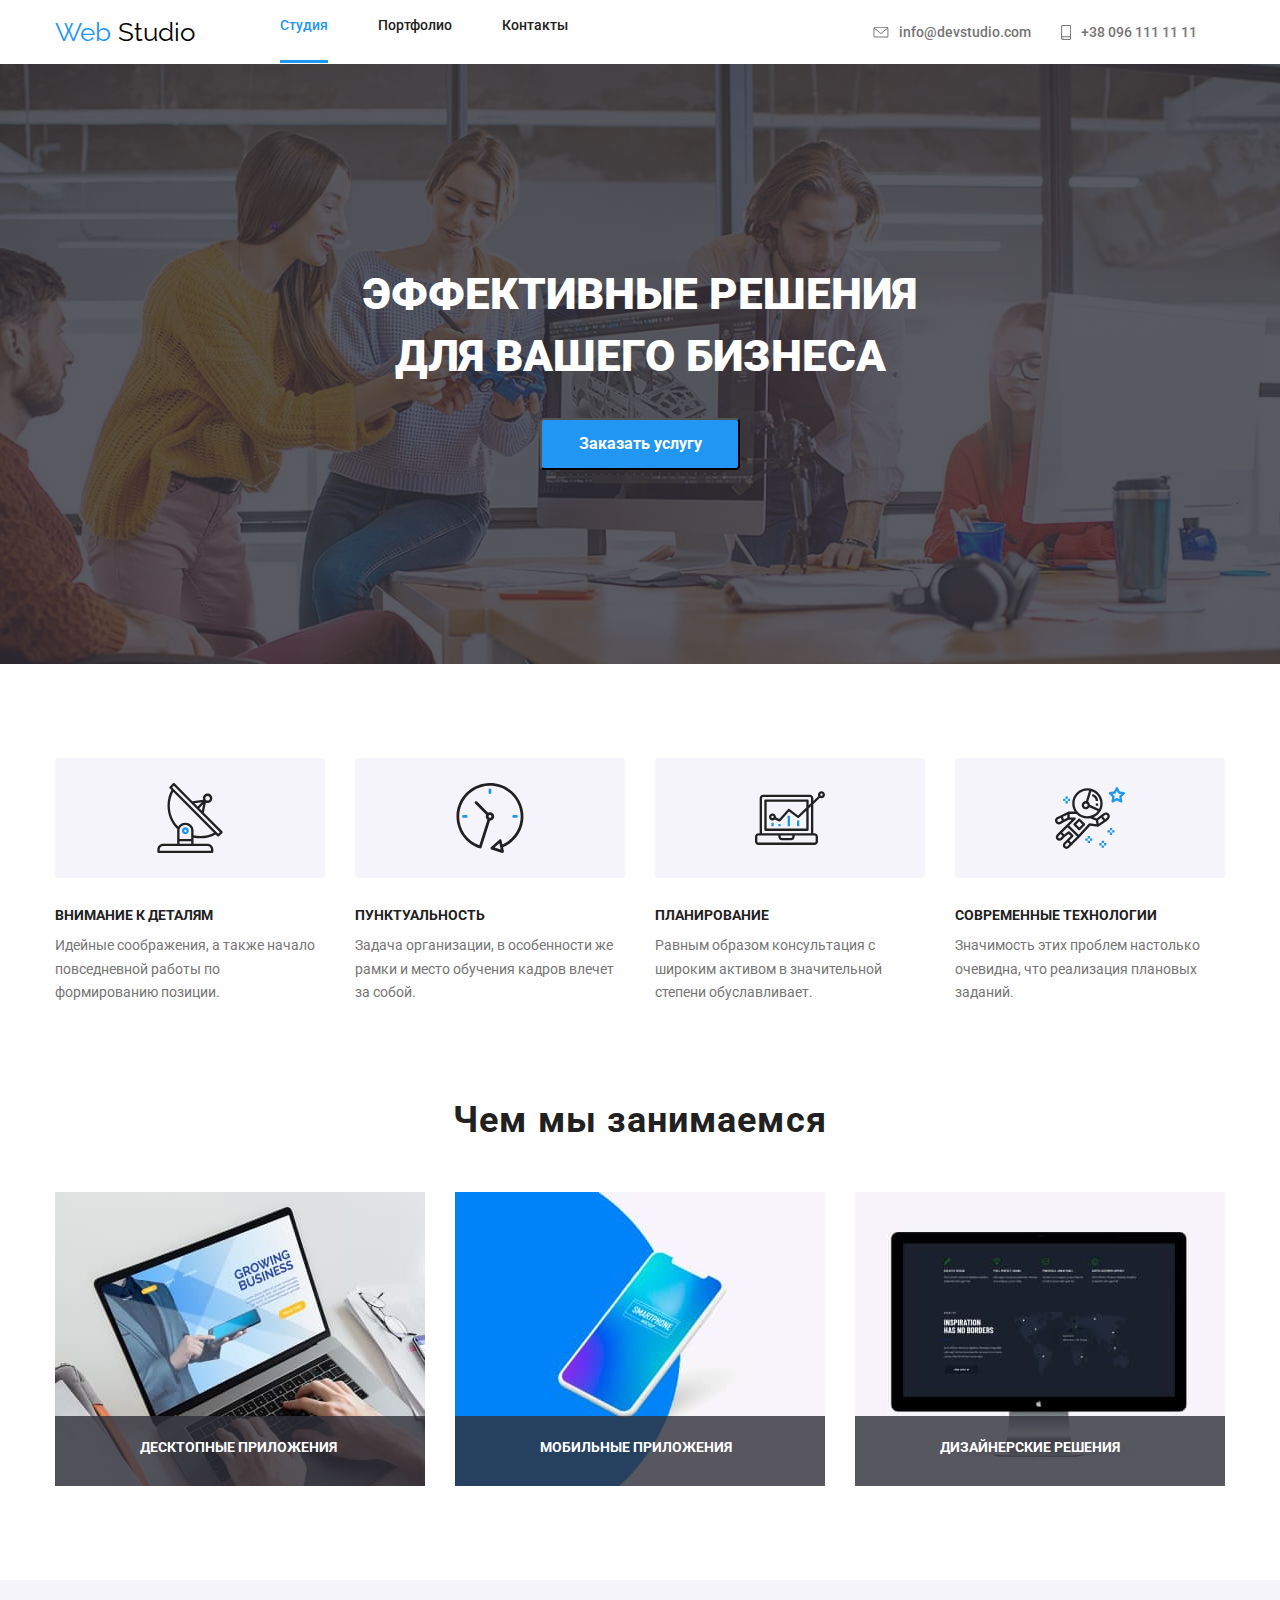
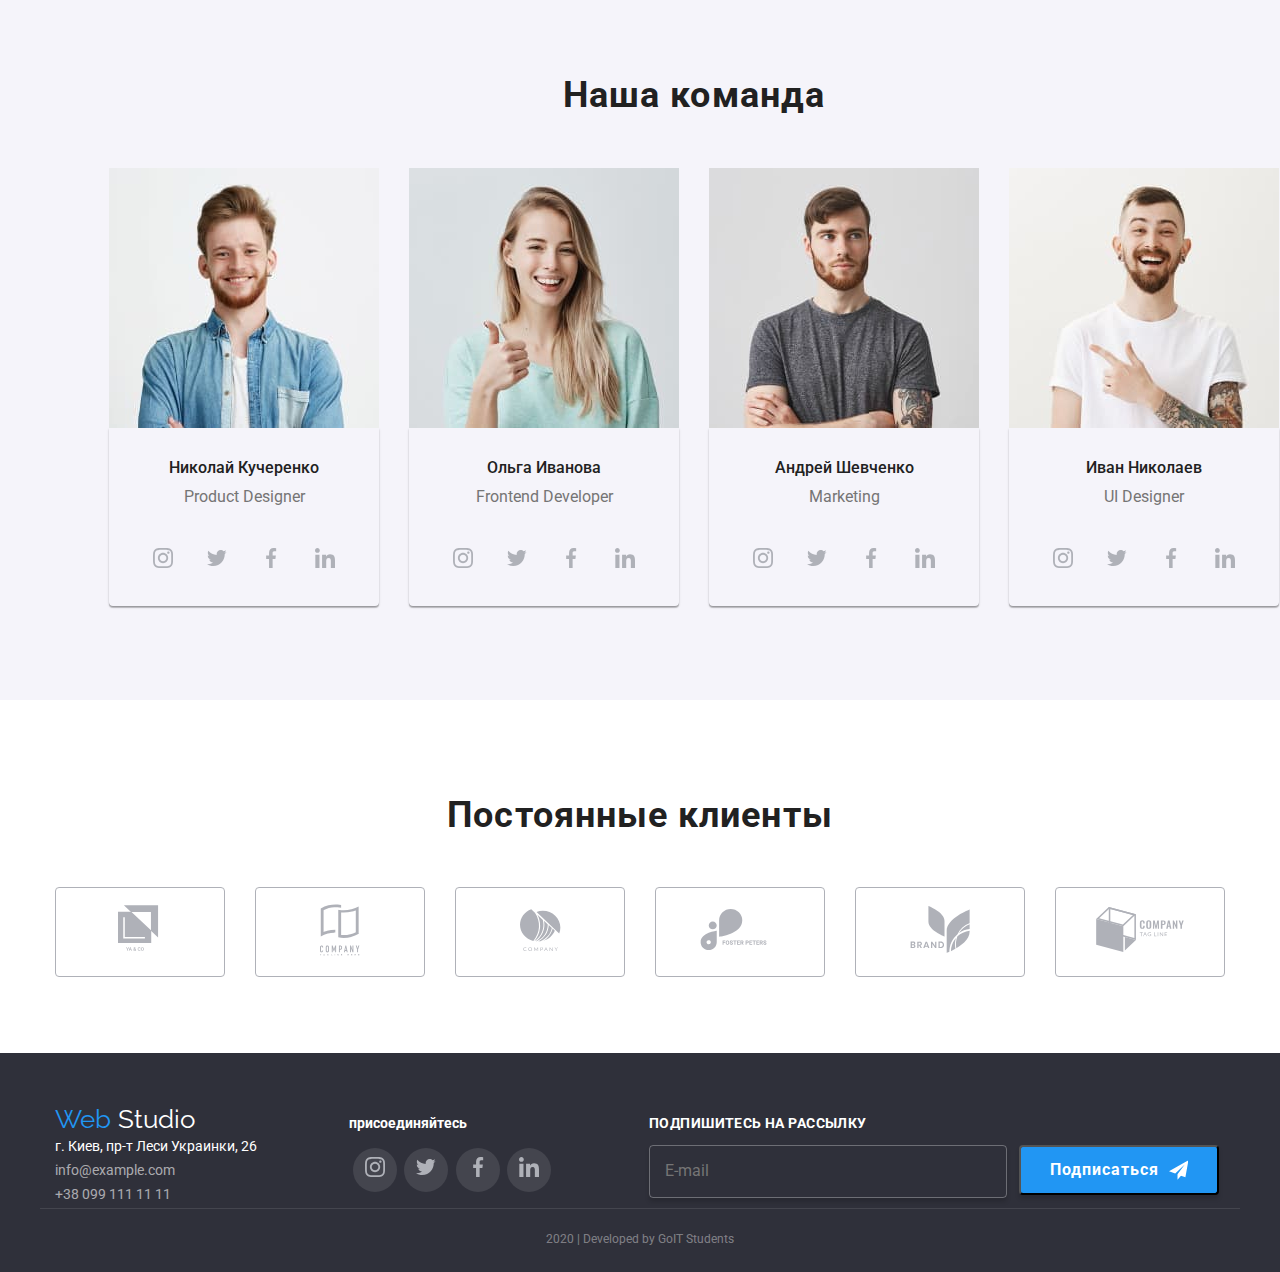
<file: index.html>
<!DOCTYPE html>
<html lang="ru">
  <head>
    <meta charset="UTF-8" />
    <meta name="viewport" content="width=device-width, initial-scale=1.0" />
    <title>Document</title>
    <link
      href="https://fonts.googleapis.com/css2?family=Raleway:wght@700&family=Roboto:wght@400;500;700&display=swap"
      rel="stylesheet"
    />
    <link
      rel="stylesheet"
      href="https://cdnjs.cloudflare.com/ajax/libs/modern-normalize/0.6.0/modern-normalize.min.css"
    />
    <link rel="stylesheet" href="./css/styles.css" />
  </head>

  <body>
    <!--Шапка сайта-->
    <header class="header">
      <nav class="container main-nav">
        <a href="./" class="logo">
          <span class="logo-web">Web </span>
          <span class="logo-studio">Studio</span>
        </a>

        <ul class="site-nav">
          <li class="site-link">
            <a href="./" class="link current">Студия</a>
          </li>
          <li class="site-link">
            <a href="./portfolio.html" class="link">Портфолио</a>
          </li>
          <li class="site-link"><a href="" class="link">Контакты</a></li>
        </ul>

        <ul class="auth-nav">
          <li class="auth-con">
            <svg class="envelope">
              <use href="./img/symbol-defs.svg#icon-envelope"></use>
            </svg>
            <a href="mailto:info@devstudio.com" class="links"
              >info@devstudio.com</a
            >
          </li>

          <li class="auth-smart">
            <svg class="smart">
              <use href="./img/symbol-defs.svg#icon-smartphone"></use>
            </svg>
            <a href="tel:+380961111111" class="links">+38 096 111 11 11</a>
          </li>
        </ul>
      </nav>
    </header>

    <main>
      <!--Герой-->
      <section class="hero overlay">
        <div class="container">
          <h1 class="hero-title">
            ЭФФЕКТИВНЫЕ РЕШЕНИЯ <br />
            ДЛЯ ВАШЕГО БИЗНЕСА
          </h1>
          <button class="hero-button" data-modal-open>Заказать услугу</button>
        </div>
      </section>

      <!--Приемущества-->
      <section class="section-features">
        <div class="container">
          <ul class="features">
            <li class="features-itam">
              <div class="features-svg">
                <svg width="70" height="70">
                  <use
                    class="features-icon"
                    href="./img/symbol-defs.svg#icon-antenna"
                  ></use>
                </svg>
              </div>
              <h3 class="features-title">ВНИМАНИЕ К ДЕТАЛЯМ</h3>
              <p class="features-text">
                Идейные соображения, а также начало повседневной работы по
                формированию позиции.
              </p>
            </li>

            <li class="features-itam">
              <div class="features-svg">
                <svg width="70" height="70">
                  <use
                    class="features-icon"
                    href="./img/symbol-defs.svg#icon-clock"
                  ></use>
                </svg>
              </div>
              <h3 class="features-title">ПУНКТУАЛЬНОСТЬ</h3>
              <p class="features-text">
                Задача организации, в особенности же рамки и место обучения
                кадров влечет за собой.
              </p>
            </li>

            <li class="features-itam">
              <div class="features-svg">
                <svg width="70" height="70">
                  <use
                    class="features-icon"
                    href="./img/symbol-defs.svg#icon-diagram"
                  ></use>
                </svg>
              </div>
              <h3 class="features-title">ПЛАНИРОВАНИЕ</h3>
              <p class="features-text">
                Равным образом консультация с широким активом в значительной
                степени обуславливает.
              </p>
            </li>

            <li class="features-itam">
              <div class="features-svg">
                <svg width="70" height="70">
                  <use
                    class="features-icon"
                    href="./img/symbol-defs.svg#icon-astronaut"
                  ></use>
                </svg>
              </div>
              <h3 class="features-title">СОВРЕМЕННЫЕ ТЕХНОЛОГИИ</h3>
              <p class="features-text">
                Значимость этих проблем настолько очевидна, что реализация
                плановых заданий.
              </p>
            </li>
          </ul>
        </div>
      </section>

      <!--Чем мы занимаемся-->
      <section class="section-activity">
        <div class="container">
          <h2 class="section-title">Чем мы занимаемся</h2>

          <ul class="activity">
            <li class="activity-item">
              <div class="activity-absolute">
                <a href=""><img src="./img/img1.jpg" alt="Ноутбук" /></a>
                <h3 class="activity-title">ДЕСКТОПНЫЕ ПРИЛОЖЕНИЯ</h3>
              </div>
            </li>

            <li class="activity-item">
              <div class="activity-absolute">
                <a href=""
                  ><img src="./img/img3.jpg" alt="Мобильный телефон"
                /></a>
                <h3 class="activity-title">МОБИЛЬНЫЕ ПРИЛОЖЕНИЯ</h3>
              </div>
            </li>

            <li class="activity-item">
              <div class="activity-absolute">
                <a href=""><img src="./img/img2.jpg" alt="Монитор" /></a>
                <h3 class="activity-title">ДИЗАЙНЕРСКИЕ РЕШЕНИЯ</h3>
              </div>
            </li>
          </ul>
        </div>
      </section>

      <!--Наша команда-->
      <section class="section-team">
        <div class="container">
          <h2 class="section-title">Наша команда</h2>

          <ul class="team">
            <li class="team-item">
              <a href=""
                ><img class="foto" src="./img/John.jpg" alt="Николай Кучеренко"
              /></a>
              <div class="shadov">
                <h3 class="team-name">Николай Кучеренко</h3>
                <p class="team-text">Product Designer</p>

                <ul class="social">
                  <li class="social-img">
                    <a href="">
                      <svg class="icon-social" width="20" height="20">
                        <use href="./img/symbol-defs.svg#icon-instagram"></use>
                      </svg>
                    </a>
                  </li>

                  <li class="social-img">
                    <a href="">
                      <svg class="icon-social" width="20" height="20">
                        <use href="./img/symbol-defs.svg#icon-tvitter"></use>
                      </svg>
                    </a>
                  </li>

                  <li class="social-img">
                    <a href="">
                      <svg class="icon-social" width="20" height="20">
                        <use href="./img/symbol-defs.svg#icon-facebook"></use>
                      </svg>
                    </a>
                  </li>

                  <li class="social-img">
                    <a href="">
                      <svg class="icon-social" width="20" height="20">
                        <use href="./img/symbol-defs.svg#icon-linkedin"></use>
                      </svg>
                    </a>
                  </li>
                </ul>
              </div>
            </li>

            <li class="team-item">
              <a href=""><img src="./img/Marta.jpg" alt="Ольга Иванова" /></a>
              <div class="shadov">
                <h3 class="team-name">Ольга Иванова</h3>
                <p class="team-text">Frontend Developer</p>

                <ul class="social">
                  <li class="social-img">
                    <a href="">
                      <svg class="icon-social" width="20" height="20">
                        <use href="./img/symbol-defs.svg#icon-instagram"></use>
                      </svg>
                    </a>
                  </li>

                  <li class="social-img">
                    <a href="">
                      <svg class="icon-social" width="20" height="20">
                        <use href="./img/symbol-defs.svg#icon-tvitter"></use>
                      </svg>
                    </a>
                  </li>

                  <li class="social-img">
                    <a href="">
                      <svg class="icon-social" width="20" height="20">
                        <use href="./img/symbol-defs.svg#icon-facebook"></use>
                      </svg>
                    </a>
                  </li>

                  <li class="social-img">
                    <a href="">
                      <svg class="icon-social" width="20" height="20">
                        <use href="./img/symbol-defs.svg#icon-linkedin"></use>
                      </svg>
                    </a>
                  </li>
                </ul>
              </div>
            </li>

            <li class="team-item">
              <a href=""
                ><img src="./img/Robert.jpg" alt="Андрей Шевченко"
              /></a>
              <div class="shadov">
                <h3 class="team-name">Андрей Шевченко</h3>
                <p class="team-text">Marketing</p>

                <ul class="social">
                  <li class="social-img">
                    <a href="">
                      <svg class="icon-social" width="20" height="20">
                        <use href="./img/symbol-defs.svg#icon-instagram"></use>
                      </svg>
                    </a>
                  </li>

                  <li class="social-img">
                    <a href="">
                      <svg class="icon-social" width="20" height="20">
                        <use href="./img/symbol-defs.svg#icon-tvitter"></use>
                      </svg>
                    </a>
                  </li>

                  <li class="social-img">
                    <a href="">
                      <svg class="icon-social" width="20" height="20">
                        <use href="./img/symbol-defs.svg#icon-facebook"></use>
                      </svg>
                    </a>
                  </li>

                  <li class="social-img">
                    <a href="">
                      <svg class="icon-social" width="20" height="20">
                        <use href="./img/symbol-defs.svg#icon-linkedin"></use>
                      </svg>
                    </a>
                  </li>
                </ul>
              </div>
            </li>

            <li class="team-item">
              <a href=""><img src="./img/Martin.jpg" alt="Иван Николаев" /></a>
              <div class="shadov">
                <h3 class="team-name">Иван Николаев</h3>
                <p class="team-text">UI Designer</p>

                <ul class="social">
                  <li class="social-img">
                    <a href="">
                      <svg class="icon-social" width="20" height="20">
                        <use href="./img/symbol-defs.svg#icon-instagram"></use>
                      </svg>
                    </a>
                  </li>

                  <li class="social-img">
                    <a href="">
                      <svg class="icon-social" width="20" height="20">
                        <use href="./img/symbol-defs.svg#icon-tvitter"></use>
                      </svg>
                    </a>
                  </li>

                  <li class="social-img">
                    <a href="">
                      <svg class="icon-social" width="20" height="20">
                        <use href="./img/symbol-defs.svg#icon-facebook"></use>
                      </svg>
                    </a>
                  </li>

                  <li class="social-img">
                    <a href="">
                      <svg class="icon-social" width="20" height="20">
                        <use href="./img/symbol-defs.svg#icon-linkedin"></use>
                      </svg>
                    </a>
                  </li>
                </ul>
              </div>
            </li>
          </ul>
        </div>
      </section>

      <!--Постоянные клиенты-->
      <section class="section-clients">
        <div class="container">
          <h2 class="section-title">Постоянные клиенты</h2>

          <ul class="clients">
            <li class="clients-item">
              <a href="">
                <svg class="icon-clients" width="44.3" height="49.2">
                  <use href="./img/symbol-defs.svg#icon-Client1"></use>
                </svg>
              </a>
            </li>

            <li class="clients-item">
              <a href="">
                <svg class="icon-clients" width="40" height="52">
                  <use href="./img/symbol-defs.svg#icon-Client2"></use>
                </svg>
              </a>
            </li>

            <li class="clients-item">
              <a href="">
                <svg class="icon-clients" width="41" height="42.6">
                  <use href="./img/symbol-defs.svg#icon-Client3"></use>
                </svg>
              </a>
            </li>

            <li class="clients-item">
              <a href="">
                <svg class="icon-clients" width="80" height="42">
                  <use href="./img/symbol-defs.svg#icon-Client4"></use>
                </svg>
              </a>
            </li>

            <li class="clients-item">
              <a href="">
                <svg class="icon-clients" width="60" height="47">
                  <use href="./img/symbol-defs.svg#icon-Client5"></use>
                </svg>
              </a>
            </li>

            <li class="clients-item">
              <a href="">
                <svg class="icon-clients" width="88.5" height="45.5">
                  <use href="./img/symbol-defs.svg#icon-Client6"></use>
                </svg>
              </a>
            </li>
          </ul>
        </div>
      </section>
    </main>

    <!--Футер-->
    <footer class="footer-backgraund">
      <div class="container footer">
        <div class="footer-mar">
          <a href="./" class="logo">
            <span class="logo-web">Web </span>
            <span class="logo-studio inversia">Studio</span>
          </a>

          <address class="footer-address">
            <span class="footer-address">г. Киев, пр-т Леси Украинки, 26</span>
            <span class="footer-contact">info@example.com</span>
            <span class="footer-contact">+38 099 111 11 11</span>
          </address>
        </div>
        <div class="footer-marrite">
          <p class="footer-call">присоединяйтесь</p>
          <ul class="social">
            <li class="circle">
              <a href="" aria-label="Ссылка на Instagram">
                <svg width="20" height="20">
                  <use href="./img/symbol-defs.svg#icon-instagram"></use>
                </svg>
              </a>
            </li>
            <li class="circle">
              <a href="" aria-label="Ссылка на Twitter">
                <svg width="20" height="20">
                  <use href="./img/symbol-defs.svg#icon-tvitter"></use>
                </svg>
              </a>
            </li>
            <li class="circle">
              <a href="" aria-label="Ссылка на Facebook">
                <svg width="20" height="20">
                  <use href="./img/symbol-defs.svg#icon-facebook"></use>
                </svg>
              </a>
            </li>
            <li class="circle">
              <a href="" aria-label="Ссылка на Linkedin">
                <svg width="20" height="20">
                  <use href="./img/symbol-defs.svg#icon-linkedin"></use>
                </svg>
              </a>
            </li>
          </ul>
        </div>

        <div class="subscription">
          <p class="text-subscription">ПОДПИШИТЕСЬ НА РАССЫЛКУ</p>
          <form class="subscription-border">
            <div class="flex">
              <input type="email" name="email" placeholder="E-mail" />
              <button class="subscription-button" type="submit">
                Подписаться
                <svg class="icon-button">
                  <use href="./img/symbol-defs.svg#icon-icon-send"></use>
                </svg>
              </button>
            </div>
          </form>
        </div>
      </div>
      <p class="developed container">2020 | Developed by GoIT Students</p>
    </footer>

    <!--Модальное окно
    
    <div class="backdrop is-hidden">
      <div class="modal">
        <h2>Оставьте свои данные, мы вам перезвоним</h2>
        <ul>
          <li>Имя</li>
          <li>Телефон</li>
          <li>Почта</li>
          <li>Комментарий</li>
        </ul>
        <p>Соглашаюсь с рассылкой и принимаю
        <div> <a href=""> Условия договора </div></a>
        </p>
        <button>Закрыть</button>
        <button>Отправить</button>
      </div>
    </div>
-->

    <!--Форма данных-->

    <div class="backdrop is-hidden" data-modal>
      <div class="modal">
        <form class="form">
          <button data-modal-close class="close-modal">
            <svg width="20" height="20">
              <use href="./img/symbol-defs.svg#icon-Vector"></use>
            </svg>
          </button>

          <p class="form-text">Оставьте свои данные, мы вам перезвоним</p>

          <div class="form-fild">
            <input
              type="name"
              name="user-name"
              id="name"
              class="form-input"
              placeholder=" "
              autofocus
            />
            <label for="name" class="form-label">Имя</label>
            <svg class="icon-form">
              <use href="./img/symbol-defs.svg#icon-person-black"></use>
            </svg>
          </div>

          <div class="form-fild">
            <input
              type="tel"
              name="tel"
              id="tel"
              placeholder=" "
              class="form-input"
            />
            <label for="tel" class="form-label">Телефон</label>
            <svg class="icon-form">
              <use href="./img/symbol-defs.svg#icon-phone-black"></use>
            </svg>
          </div>

          <div class="form-fild">
            <input
              type="email"
              name="email"
              id="email"
              placeholder=" "
              class="form-input"
            />
            <label for="email" class="form-label">Почта</label>
            <svg class="icon-form">
              <use href="./img/symbol-defs.svg#icon-email-black"></use>
            </svg>
          </div>

          <div class="form-fild">
            <label for="comment"></label>
            <textarea
              name="comment"
              id="comment"
              cols="30"
              rows="10"
              placeholder="Комментарий"
            ></textarea>
          </div>

          <div class="form-checkbox">
            <label class="checkbox-label">
              <input class="checkbox" type="checkbox" name="topic" value="tx" />
              <span class="icon-checkbox"></span>
              Соглашаюсь с рассылкой и принимаю
              <a href="" class="link-form">Условия договора</a>
            </label>
          </div>

          <div>
            <button class="form-button" type="submit">Отправить</button>
          </div>
        </form>
      </div>
    </div>
    <script src="./js/modal.js"></script>
  </body>
</html>
</file>
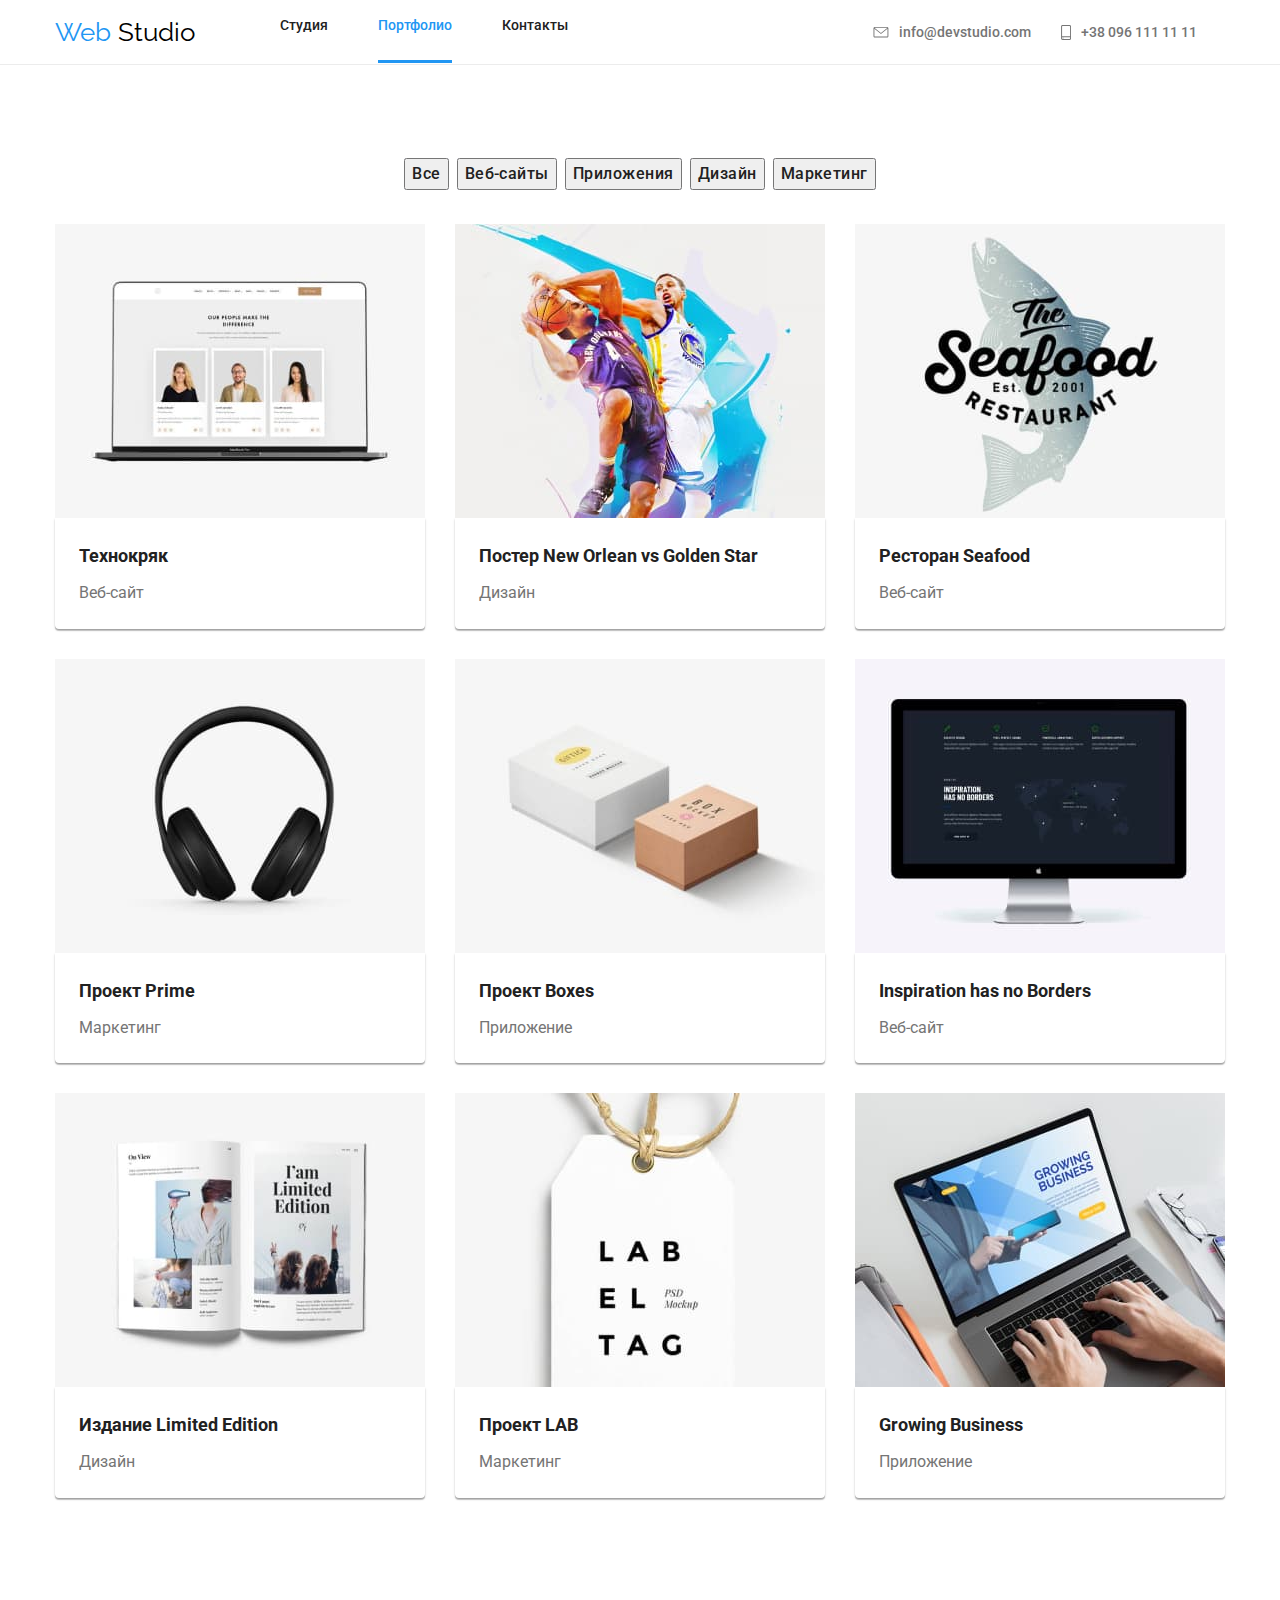
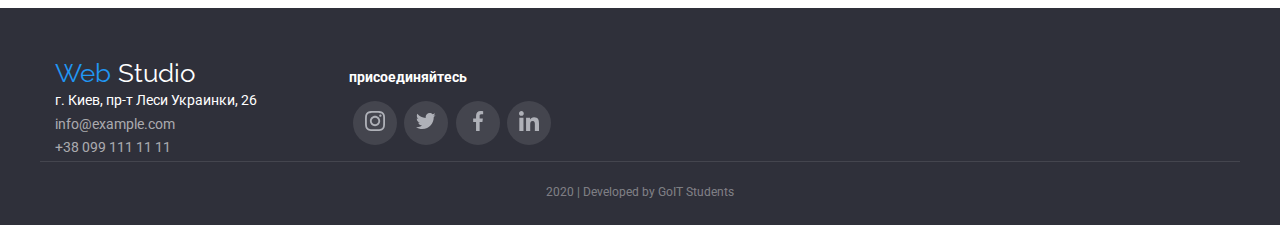
<file: portfolio.html>
<!DOCTYPE html>
<html lang="ru">
  <head>
    <meta charset="UTF-8" />
    <meta name="viewport" content="width=device-width, initial-scale=1.0" />
    <title>Document</title>
    <link
      href="https://fonts.googleapis.com/css2?family=Raleway:wght@700&family=Roboto:wght@400;500;700&display=swap"
      rel="stylesheet"
    />
    <link
      rel="stylesheet"
      href="https://cdnjs.cloudflare.com/ajax/libs/modern-normalize/0.6.0/modern-normalize.min.css"
    />
    <link rel="stylesheet" href="./css/styles.css" />
  </head>

  <body>
    <!--Шапка сайта-->
    <header class="header-portfolio">
      <nav class="container main-nav">
        <a href="./" class="logo">
          <span class="logo-web">Web </span>
          <span class="logo-studio">Studio</span>
        </a>

        <ul class="site-nav">
          <li class="site-link">
            <a href="./" class="link">Студия</a>
          </li>
          <li class="site-link">
            <a href="./portfolio.html" class="link current">Портфолио</a>
          </li>
          <li class="site-link"><a href="" class="link">Контакты</a></li>
        </ul>

        <ul class="auth-nav">
          <li class="auth-con">
            <svg class="envelope">
              <use href="./img/symbol-defs.svg#icon-envelope"></use>
            </svg>
            <a href="mailto:info@devstudio.com" class="links"
              >info@devstudio.com</a
            >
          </li>

          <li class="auth-smart">
            <svg class="smart">
              <use href="./img/symbol-defs.svg#icon-smartphone"></use>
            </svg>
            <a href="tel:+380961111111" class="links">+38 096 111 11 11</a>
          </li>
        </ul>
      </nav>
    </header>

    <!--Body-->
    <main>
      <!--Наши проекты-->

      <div class="container pro">
        <ul class="filter">
          <li class="filter-button">
            <button type="button" class="filter-button-hover">Все</button>
          </li>
          <li class="filter-button">
            <button type="button" class="filter-button-hover">Веб-сайты</button>
          </li>
          <li class="filter-button">
            <button type="button" class="filter-button-hover">
              Приложения
            </button>
          </li>
          <li class="filter-button">
            <button type="button" class="filter-button-hover">Дизайн</button>
          </li>
          <li class="filter-button">
            <button type="button" class="filter-button-hover">Маркетинг</button>
          </li>
        </ul>

        <ul class="projects">
          <li class="itom">
            <a href="" class="projects-link">
              <div class="project-position">
                <img src="./img/img (1).jpg" alt="Технокряк" />
                <p class="project-fish">
                  Технокряк это современная площадка распространения
                  коронавируса. Компании используют эту платформу для цифрового
                  шпионажа и атак на защищённые сервера конкурентов.
                </p>
              </div>
              <div class="shadov-project">
                <h2 class="projects-title">Технокряк</h2>
                <p class="projects-text">Веб-сайт</p>
              </div>
            </a>
          </li>

          <li class="itom">
            <a href="" class="projects-link">
              <div class="project-position">
                <img
                  src="./img/img (2).jpg"
                  alt="Постер New Orlean vs Golden Star"
                />
                <p class="project-fish">
                  Технокряк это современная площадка распространения
                  коронавируса. Компании используют эту платформу для цифрового
                  шпионажа и атак на защищённые сервера конкурентов.
                </p>
              </div>
              <div class="shadov-project">
                <h2 class="projects-title">Постер New Orlean vs Golden Star</h2>
                <p class="projects-text">Дизайн</p>
              </div>
            </a>
          </li>

          <li class="itom">
            <a href="" class="projects-link">
              <div class="project-position">
                <img src="./img/img (3).jpg" alt="Логотип ресторана Seafood" />
                <p class="project-fish">
                  Технокряк это современная площадка распространения
                  коронавируса. Компании используют эту платформу для цифрового
                  шпионажа и атак на защищённые сервера конкурентов.
                </p>
              </div>
              <div class="shadov-project">
                <h2 class="projects-title">Ресторан Seafood</h2>
                <p class="projects-text">Веб-сайт</p>
              </div>
            </a>
          </li>

          <li class="itom">
            <a href="" class="projects-link">
              <div class="project-position">
                <img src="./img/img (4).jpg" alt="Наушники" />
                <p class="project-fish">
                  Технокряк это современная площадка распространения
                  коронавируса. Компании используют эту платформу для цифрового
                  шпионажа и атак на защищённые сервера конкурентов.
                </p>
              </div>
              <div class="shadov-project">
                <h2 class="projects-title">Проект Prime</h2>
                <p class="projects-text">Маркетинг</p>
              </div>
            </a>
          </li>

          <li class="itom">
            <a href="" class="projects-link">
              <div class="project-position">
                <img src="./img/img (5).jpg" alt="Коробки" />
                <p class="project-fish">
                  Технокряк это современная площадка распространения
                  коронавируса. Компании используют эту платформу для цифрового
                  шпионажа и атак на защищённые сервера конкурентов.
                </p>
              </div>
              <div class="shadov-project">
                <h2 class="projects-title">Проект Boxes</h2>
                <p class="projects-text">Приложение</p>
              </div>
            </a>
          </li>

          <li class="itom">
            <a href="" class="projects-link">
              <div class="project-position">
                <img src="./img/img (6).jpg" alt="Монитор" />
                <p class="project-fish">
                  Технокряк это современная площадка распространения
                  коронавируса. Компании используют эту платформу для цифрового
                  шпионажа и атак на защищённые сервера конкурентов.
                </p>
              </div>
              <div class="shadov-project">
                <h2 class="projects-title">Inspiration has no Borders</h2>
                <p class="projects-text">Веб-сайт</p>
              </div>
            </a>
          </li>

          <li class="itom">
            <a href="" class="projects-link">
              <div class="project-position">
                <img src="./img/img (7).jpg" alt="Журнал" />
                <p class="project-fish">
                  Технокряк это современная площадка распространения
                  коронавируса. Компании используют эту платформу для цифрового
                  шпионажа и атак на защищённые сервера конкурентов.
                </p>
              </div>
              <div class="shadov-project">
                <h2 class="projects-title">Издание Limited Edition</h2>
                <p class="projects-text">Дизайн</p>
              </div>
            </a>
          </li>

          <li class="itom">
            <a href="" class="projects-link">
              <div class="project-position">
                <img src="./img/img (8).jpg" alt="Логотип проекта" />
                <p class="project-fish">
                  Технокряк это современная площадка распространения
                  коронавируса. Компании используют эту платформу для цифрового
                  шпионажа и атак на защищённые сервера конкурентов.
                </p>
              </div>
              <div class="shadov-project">
                <h2 class="projects-title">Проект LAB</h2>
                <p class="projects-text">Маркетинг</p>
              </div>
            </a>
          </li>

          <li class="itom">
            <a href="" class="projects-link">
              <div class="project-position">
                <img src="./img/img (9).jpg" alt="Ноутбук" />
                <p class="project-fish">
                  Технокряк это современная площадка распространения
                  коронавируса. Компании используют эту платформу для цифрового
                  шпионажа и атак на защищённые сервера конкурентов.
                </p>
              </div>
              <div class="shadov-project">
                <h2 class="projects-title">Growing Business</h2>
                <p class="projects-text">Приложение</p>
              </div>
            </a>
          </li>
        </ul>
      </div>
    </main>

    <!--Футер-->
    <footer class="footer-backgraund">
      <div class="container footer">
        <div class="footer-mar">
          <a href="./" class="logo">
            <span class="logo-web">Web </span>
            <span class="logo-studio inversia">Studio</span>
          </a>

          <address class="footer-address">
            <span class="footer-address">г. Киев, пр-т Леси Украинки, 26</span>
            <span class="footer-contact">info@example.com</span>
            <span class="footer-contact">+38 099 111 11 11</span>
          </address>
        </div>
        <div class="footer-marrite">
          <p class="footer-call">присоединяйтесь</p>
          <ul class="social">
            <li class="circle">
              <a href="" aria-label="Ссылка на Instagram">
                <svg width="20" height="20">
                  <use href="./img/symbol-defs.svg#icon-instagram"></use>
                </svg>
              </a>
            </li>
            <li class="circle">
              <a href="" aria-label="Ссылка на Twitter">
                <svg width="20" height="20">
                  <use href="./img/symbol-defs.svg#icon-tvitter"></use>
                </svg>
              </a>
            </li>
            <li class="circle">
              <a href="" aria-label="Ссылка на Facebook">
                <svg width="20" height="20">
                  <use href="./img/symbol-defs.svg#icon-facebook"></use>
                </svg>
              </a>
            </li>
            <li class="circle">
              <a href="" aria-label="Ссылка на Linkedin">
                <svg width="20" height="20">
                  <use href="./img/symbol-defs.svg#icon-linkedin"></use>
                </svg>
              </a>
            </li>
          </ul>
        </div>
      </div>
      <p class="developed container">2020 | Developed by GoIT Students</p>
    </footer>
  </body>
</html>
</file>
<file: css/styles.css>
body {
  margin: 0;

  background-color: #ffffff;
  color: #757575;
  font-family: Roboto, sans-serif;

  --link-color: #2196f3;
  --title-color: #212121;
  --button-color: #ffffff;
}

.container {
  width: 1200px;
  padding-right: 15px;
  padding-left: 15px;
  margin-left: auto;
  margin-right: auto;
}

img {
  display: block;
  max-width: 100%;
  height: auto;
}

/*main-nav*/

.header-portfolio {
  margin-bottom: 93px;
  border-bottom: 1px solid #ececec;
}

.main-nav {
  display: flex;
  align-items: center;
}

/*Logo*/

.logo {
  display: block;
  text-decoration: none;
}

.logo-web {
  color: var(--link-color);
  font-family: Raleway;
  font-size: 26px;
  line-height: 1.2;
}

.logo-studio {
  margin-right: 85px;
  color: #000000;
  font-family: Raleway;
  font-size: 26px;
  line-height: 1.2;
}

.logo-studio.inversia {
  color: var(--button-color);
}

/* site-nav*/

.site-nav {
  display: flex;
  list-style: none;
  padding-left: 0px;
  margin-bottom: 30px;
}

.site-nav .site-link:not(:last-child) {
  margin-right: 50px;
}

.site-nav .link {
  color: var(--title-color);
  font-weight: 500;
  font-size: 14px;
  line-height: 1.1;
  text-decoration: none;

  transition-property: color;
  transition-duration: 250ms;
  transition-timing-function: cubic-bezier(0.4, 0, 0.2, 1);
}

.site-nav .link:hover,
.site-nav .link:focus {
  color: var(--link-color);
}

.site-nav .link.current {
  color: var(--link-color);

  position: relative;
}

.link.current {
  position: relative;
  padding-bottom: 30px;
}

.link.current::after {
  content: "";
  display: block;
  width: 100%;
  height: 3px;
  background-color: #2196f3;

  position: absolute;
  left: 0;
  bottom: 0;
}

.auth-nav {
  display: flex;
  margin-left: 305px;

  list-style: none;
  padding: 0px;
}

.smart {
  width: 10px;
  height: 15px;
  margin-right: 10px;
}

.envelope {
  width: 16px;
  height: 11.2px;
  margin-right: 10px;
}

.auth-nav .auth-con:not(:last-child) {
  margin-right: 30px;
}

.auth-con {
  display: flex;
  justify-content: center;
  align-items: center;

  transition-property: color;
  transition-duration: 250ms;
  transition-timing-function: cubic-bezier(0.4, 0, 0.2, 1);
}

.auth-smart {
  display: flex;
  justify-content: center;
  align-items: center;

  transition-property: color;
  transition-duration: 250ms;
  transition-timing-function: cubic-bezier(0.4, 0, 0.2, 1);
}
.auth-con:hover {
  --color5: #2196f3;
}

.auth-smart:hover {
  --color5: #2196f3;
}

.auth-nav .links {
  color: #757575;
  font-weight: 500;
  font-size: 14px;
  line-height: 1.1;
  text-decoration: none;

  transition-property: color;
  transition-duration: 250ms;
  transition-timing-function: cubic-bezier(0.4, 0, 0.2, 1);
}

.auth-nav .links:hover,
.auth-nav .links:focus {
  color: var(--link-color);
}

/* hero */

.overlay {
  max-width: 1600px;
  height: 600px;
  margin-left: auto;
  margin-right: auto;
  background-image: linear-gradient(
      rgba(47, 48, 58, 0.8),
      rgba(47, 48, 58, 0.8)
    ),
    url(../img/Header.jpg);
  background-repeat: no-repeat;
  background-size: cover;
  background-position: center;
}

.hero {
  text-align: center;
  margin-bottom: 94px;
  background-color: slategrey;
  padding-top: 200px;
}

.hero-title {
  color: var(--button-color);
  font-weight: 900;
  font-size: 44px;
  line-height: 1.4;
  padding-bottom: 0px;
  margin-bottom: 30px;
  margin-top: 0px;
}

.hero-button {
  color: var(--button-color);
  background-color: var(--link-color);
  font-weight: 700;
  font-size: 16px;
  line-height: 1.8;
  text-decoration: none;

  display: inline-block;
  border-radius: 4px;
  padding: 10px 32px;
  min-width: 200px;
  text-align: center;
}

/*section*/

.section-features {
  margin-bottom: 94px;
  margin-top: 0px;
}

.section-title {
  color: var(--title-color);
  font-weight: 700;
  font-size: 36px;
  line-height: 1.2;
  text-align: center;
  letter-spacing: 0.03em;
  margin-top: 0px;
  margin-bottom: 50px;
}

/*features*/

.features {
  list-style: none;
  display: flex;
  padding-left: 0px;
  justify-content: center;
  margin: 0px;
}

.features-svg {
  display: flex;
  justify-content: center;
  align-items: center;
  width: 270px;
  height: 120px;
  background-color: #f5f4fa;
  border-radius: 4px;
  margin-bottom: 30px;
}

.features .features-itam:not(:last-child) {
  margin-right: 30px;
}

.features-title {
  color: var(--title-color);
  font-weight: 700;
  font-size: 14px;
  line-height: 1.1;
  margin-top: 0px;
  margin-bottom: 10px;
}

.features-text {
  font-weight: 400;
  font-size: 14px;
  line-height: 1.7;
  margin: 0px;
}

/*activity*/

.section-activity {
  margin-bottom: 94px;
  margin-top: 0px;
}

.activity {
  list-style: none;
  display: flex;
  padding-left: 0px;
  margin: 0px;
}

.activity-item {
  width: 370px;
}

.activity .activity-item:not(:last-child) {
  margin-right: 30px;
}

.activity-title {
  color: #fff;
  font-weight: 700;
  font-size: 14px;
  line-height: 1.1;
  position: absolute;
  top: 87%;
  left: 50%;
  transform: translate(-50%, -50%);
  margin: 0px;
  cursor: pointer;
  width: 200px;
}

.activity-absolute {
  position: relative;
}

.activity-absolute::before {
  display: inline-block;
  position: absolute;
  content: "";
  width: 100%;
  height: 70px;
  background-color: rgba(47, 48, 58, 0.8);
  bottom: 0px;
}

/*team*/

.section-team {
  margin-top: 0px;
  margin-bottom: 94px;
  padding: 94px;
  background: #f5f4fa;
}

.team {
  list-style: none;
  display: flex;
  padding-left: 0px;
  margin: 0px;
  text-align: center;
}

.team .team-item:not(:last-child) {
  margin-right: 30px;
}

.team-name {
  color: var(--title-color);
  font-weight: 500;
  font-size: 16px;
  line-height: 1.2;
  margin-top: 0px;
  margin-bottom: 10px;
}

.team-text {
  font-weight: 400;
  font-size: 16px;
  line-height: 1.2;
  margin-bottom: 16px;
  margin-top: 0px;
}

.shadov {
  box-shadow: 0px 2px 1px rgba(0, 0, 0, 0.2), 0px 1px 1px rgba(0, 0, 0, 0.14),
    0px 1px 3px rgba(0, 0, 0, 0.12);
  border-radius: 0px 0px 4px 4px;
  padding-top: 30px;
}

.social {
  list-style: none;
  display: flex;
  width: 206px;
  padding: 0px;
  justify-content: space-around;
  margin-left: auto;
  margin-right: auto;
}

.social .social-img:not(:last-child) {
  margin-right: 10px;
}

.social-img {
  display: flex;
  justify-content: center;
  align-items: center;
  margin-top: 16px;
  margin-bottom: 24px;
  width: 44px;
  height: 44px;
  background: rgba(255, 255, 255, 0);
  border-radius: 50%;
  background-size: contain;

  transition-property: background-color;
  transition-duration: 250ms;
  transition-timing-function: cubic-bezier(0.4, 0, 0.2, 1);
}

.social-img:hover {
  background: var(--link-color);
  --color3: #ffffff;
}

/*clients*/

.section-clients {
  margin-top: 0px;
  margin-bottom: 76px;
}

.clients {
  list-style: none;
  display: flex;
  padding-left: 0px;
  margin: 0px;
}

.clients-item {
  display: flex;
  justify-content: center;
  align-items: center;
  width: 170px;
  height: 90px;
  border: 1px solid #afb1b8;
  box-sizing: border-box;
  border-radius: 4px;

  transition-property: background-color;
  transition-duration: 250ms;
  transition-timing-function: cubic-bezier(0.4, 0, 0.2, 1);
}

.clients-item:hover {
  border: 1px solid var(--link-color);
  --color3: var(--link-color);
}

.clients .clients-item:not(:last-child) {
  margin-right: 30px;
}

/*Foter*/

.footer {
  display: flex;
  align-items: baseline;
  padding-top: 48px;
}

.footer-backgraund {
  background: #2f303a;
}

.footer-address {
  color: var(--button-color);
  font-weight: 400;
  font-size: 14px;
  line-height: 1.7;
}

.footer-contact {
  color: rgba(255, 255, 255, 0.6);
  font-weight: 400;
  font-size: 14px;
  line-height: 1.7;
}

.footer-call {
  color: var(--button-color);
  font-weight: 700;
  font-size: 14px;
  line-height: 1.1;
}

.footer-address {
  display: flex;
  flex-direction: column;
  font-style: normal;
}

.footer-mar {
  margin-right: 69px;
}

.footer-marrite {
  margin-right: 94px;
  width: 206px;
}

.developed {
  color: rgba(255, 255, 255, 0.4);
  font-weight: 400;
  font-size: 12px;
  line-height: 2;
  border-top: 1px solid rgba(255, 255, 255, 0.1);
  padding-top: 18px;
  padding-bottom: 21px;
  text-align: center;
  margin-top: 0px;
  margin-bottom: 0px;
}

.circle {
  display: flex;
  justify-content: center;
  align-items: center;
  background: rgba(255, 255, 255, 0.1);
  width: 44px;
  height: 44px;
  border-radius: 50%;
  background-size: contain;

  transition-property: background-color;
  transition-duration: 250ms;
  transition-timing-function: cubic-bezier(0.4, 0, 0.2, 1);
}

.circle:hover {
  background: var(--link-color);
  --color3: #ffffff;
}

.subscription-border {
  display: ;
}

.text-subscription {
  font-weight: bold;
  font-size: 14px;
  letter-spacing: 0.03em;

  color: #ffffff;
}

.subscription-border input {
  width: 358px;
  padding: 16px 15px;
  border: 1px solid rgba(255, 255, 255, 0.3);
  box-sizing: border-box;
  box-shadow: 0px 4px 4px rgba(0, 0, 0, 0.15);
  border-radius: 4px;
  background: #ffffff00;
}

.subscription-button {
  position: absolute;
  width: 200px;
  height: 50px;
  padding: 10px 29px;

  font-weight: bold;

  display: flex;
  align-items: center;
  text-align: center;
  letter-spacing: 0.06em;

  margin-left: 370px;

  color: #ffffff;

  background: #2196f3;
  box-shadow: 0px 4px 4px rgba(0, 0, 0, 0.15);
  border-radius: 4px;
}

.icon-button {
  width: 24px;
  height: 24px;
  margin-left: 10px;
}

.flex {
  display: flex;
}

/*---styles portfolio--*/

.pro {
  margin-bottom: 80px;
}

/*filter*/

.filter {
  list-style: none;
  display: flex;
  padding-left: 0px;
  width: 610px;
  margin-left: auto;
  margin-right: auto;
  margin-top: 0px;
  margin-bottom: 34px;
  justify-content: center;
}

.filter .filter-button:not(:last-child) {
  margin-right: 8px;
}

.filter-button {
  color: var(--title-color);
  background: #f5f4fa;
}

.filter-button-hover:hover,
.filter-button-hover:focus {
  color: var(--button-color);
  background: var(--link-color);

  box-shadow: 0px 2px 2px rgba(0, 0, 0, 0.12), 0px 1px 2px rgba(0, 0, 0, 0.08),
    0px 3px 1px rgba(0, 0, 0, 0.1);
  border-radius: 4px;
}

.filter-button-hover {
  font-weight: 500;
  color: #212121;
  line-height: 26px;
  letter-spacing: 0.03em;
  cursor: pointer;

  transition-property: background-color;
  transition-duration: 250ms;
  transition-timing-function: cubic-bezier(0.4, 0, 0.2, 1);
}

/*project*/

.projects {
  list-style: none;
  display: flex;
  flex-wrap: wrap;
  padding-left: 0px;
  margin-top: 0px;
  margin-bottom: 0px;
}

.projects .itom {
  width: 370px;
  margin-right: 30px;
  margin-bottom: 30px;
}

.projects .itom:nth-child(3n) {
  margin-right: 0;
}

.projects-link {
  text-decoration: none;
  display: block;
}
.projects-title {
  color: var(--title-color);
  font-weight: 700;
  font-size: 18px;
  line-height: 2;
  margin-top: 0px;
  margin-bottom: 4px;
}

.projects-text {
  color: #757575;
  font-weight: 400;
  font-size: 16px;
  line-height: 1.9;
  margin: 0;
}

.project-fish {
  color: rgb(255, 255, 255);
  font-weight: 400;
  font-size: 18px;
  line-height: 1.6;
  position: absolute;
  top: 63px;
  left: 24px;
  margin: 0px;
  cursor: pointer;
  width: 322px;
  height: 168px;

  transform: translateY(150%);
  transition: transform 250ms cubic-bezier(0.4, 0, 0.2, 1);
}

.itom:hover .project-fish {
  transform: translateY(0);
}

.d {
  display: block;
}

.shadov-project {
  box-shadow: 0px 2px 1px rgba(0, 0, 0, 0.2), 0px 1px 1px rgba(0, 0, 0, 0.14),
    0px 1px 3px rgba(0, 0, 0, 0.12);
  border-radius: 0px 0px 4px 4px;
  padding-top: 20px;
  padding-left: 24px;
  padding-bottom: 20px;
}

.project-position {
  position: relative;

  overflow: hidden;
}

.project-position::before {
  display: inline-block;
  position: absolute;
  content: "";
  width: 100%;
  height: 100%;
  background-color: rgba(33, 150, 243, 0.9);

  transform: translateY(150%);
  transition: transform 250ms cubic-bezier(0.4, 0, 0.2, 1);
}

.itom:hover .project-position::before {
  transform: translateY(0);
}

/*модальное окно*/

.backdrop {
  position: fixed;
  top: 0;
  left: 0;
  width: 100%;
  height: 100%;
  background-color: rgba(0, 0, 0, 0.2);

  opacity: 1;
  transition: opacity 250ms cubic-bezier(0.4, 0, 0.2, 1);
}

.backdrop.is-hidden {
  opacity: 0;
  pointer-events: none;
}

.backdrop.is-hidden .modal {
  transform: translate(-50%, -50%) scale(0.9);
}

.modal {
  position: absolute;
  left: 50%;
  top: 50%;

  transform: translate(-50%, -50%) scale(1);
  transition: transform 250ms cubic-bezier(0.4, 0, 0.2, 1);
}

.close-modal {
  display: flex;
  justify-content: center;
  align-items: center;
  background: #FFFFFF;
  width: 30px;
  height: 30px;
  border-radius: 50%;
  border: 1px solid rgba(0, 0, 0, 0.1);
  margin-left: 450px;

  background-size: contain;

  transition-property: background-color;
  transition-duration: 250ms;
  transition-timing-function: cubic-bezier(0.4, 0, 0.2, 1);
}

.close-modal:hover {
  --color3: #2196f3;
}
}

/*Form*/

textarea {
  resize: none;
}

.form {
  width: 528px;
  padding-left: 40px;
  padding-right: 40px;
  padding-top: 7px;
  padding-bottom: 40px;

  background: #ffffff;
  box-shadow: 0px 2px 1px rgba(0, 0, 0, 0.2), 0px 1px 1px rgba(0, 0, 0, 0.14),
    0px 1px 3px rgba(0, 0, 0, 0.12);
  border-radius: 4px;
}

.form-fild {
  margin-bottom: 28px;
  position: relative;
}

.form-fild input {
  width: 100%;
  margin: 0;
  padding: 12px 40px;
  border: 1px solid rgba(33, 33, 33, 0.2);
  box-sizing: border-box;
  border-radius: 4px;
}

.form-fild:focus input {
  border: 1px solid #2196f3;
}

.form-fild textarea {
  width: 448px;
  height: 120px;
  margin: 0;
  padding: 12px 16px;
  border: 1px solid rgba(33, 33, 33, 0.2);
  box-sizing: border-box;
  border-radius: 4px;
}
.form-text {
  font-weight: bold;
  font-size: 20px;
  line-height: 23px;
  text-align: center;
  letter-spacing: 0.03em;
  margin-top: 0px;
  margin-bottom: 30px;

  color: #212121;
}

.checkbox {
  appearance: none;
  -webkit-appearance: none;
  -moz-appearance: none;
}

.form-checkbox {
  display: flex;
}

.form-checkbox input[type="checkbox"] {
  width: 16px;
  height: 15px;
}

.icon-checkbox {
  display: inline-block;
  width: 16px;
  height: 15px;
  margin-right: 7px;

  border: 2px solid #212121;
  border-radius: 4px;
}

.checkbox:checked + .icon-checkbox {
  background-color:#2196f3;
  border-color: #2196f3;
  background-image: url("../img/Vector.svg");
  background-size: contain;
  background-origin: border-box;
}

.form-checkbox label {
  font-size: 14px;
  margin-left: 8.3px;
  margin-bottom: 30px;
}

.checkbox-label {
  display: flex ;
  align-items: center;
}

.form-input:focus + .form-label,
.form-input:not(:placeholder-shown) + .form-label {
  color: #2196f3;
  transform: translateY(-45px) translateX(-30px);
}

.form-label {
  position: absolute;
  top: 50%;
  left: 40px;
  transform: translateY(-50%);
  transition: transform 250ms linear;
}

.icon-form {
  position: absolute;
  top: 12px;
  left: 16px;

  display: inline-block;
  width: 18px;
  height: 18px;
}

.form-input:focus ~ .icon-form {
  --color3: #2196f3;
}

.form-button {
  width: 200px;
  height: 50px;
  padding: 10px 29px;
  font-weight: bold;
  align-items: center;
  text-align: center;
  letter-spacing: 0.06em;
  color: #ffffff;
  background: #2196f3;
  box-shadow: 0px 4px 4px rgba(0, 0, 0, 0.15);
  border-radius: 4px;
  margin-left: 124px;
}

.link-form {
  color:#2196f3; ;
}
</file>
